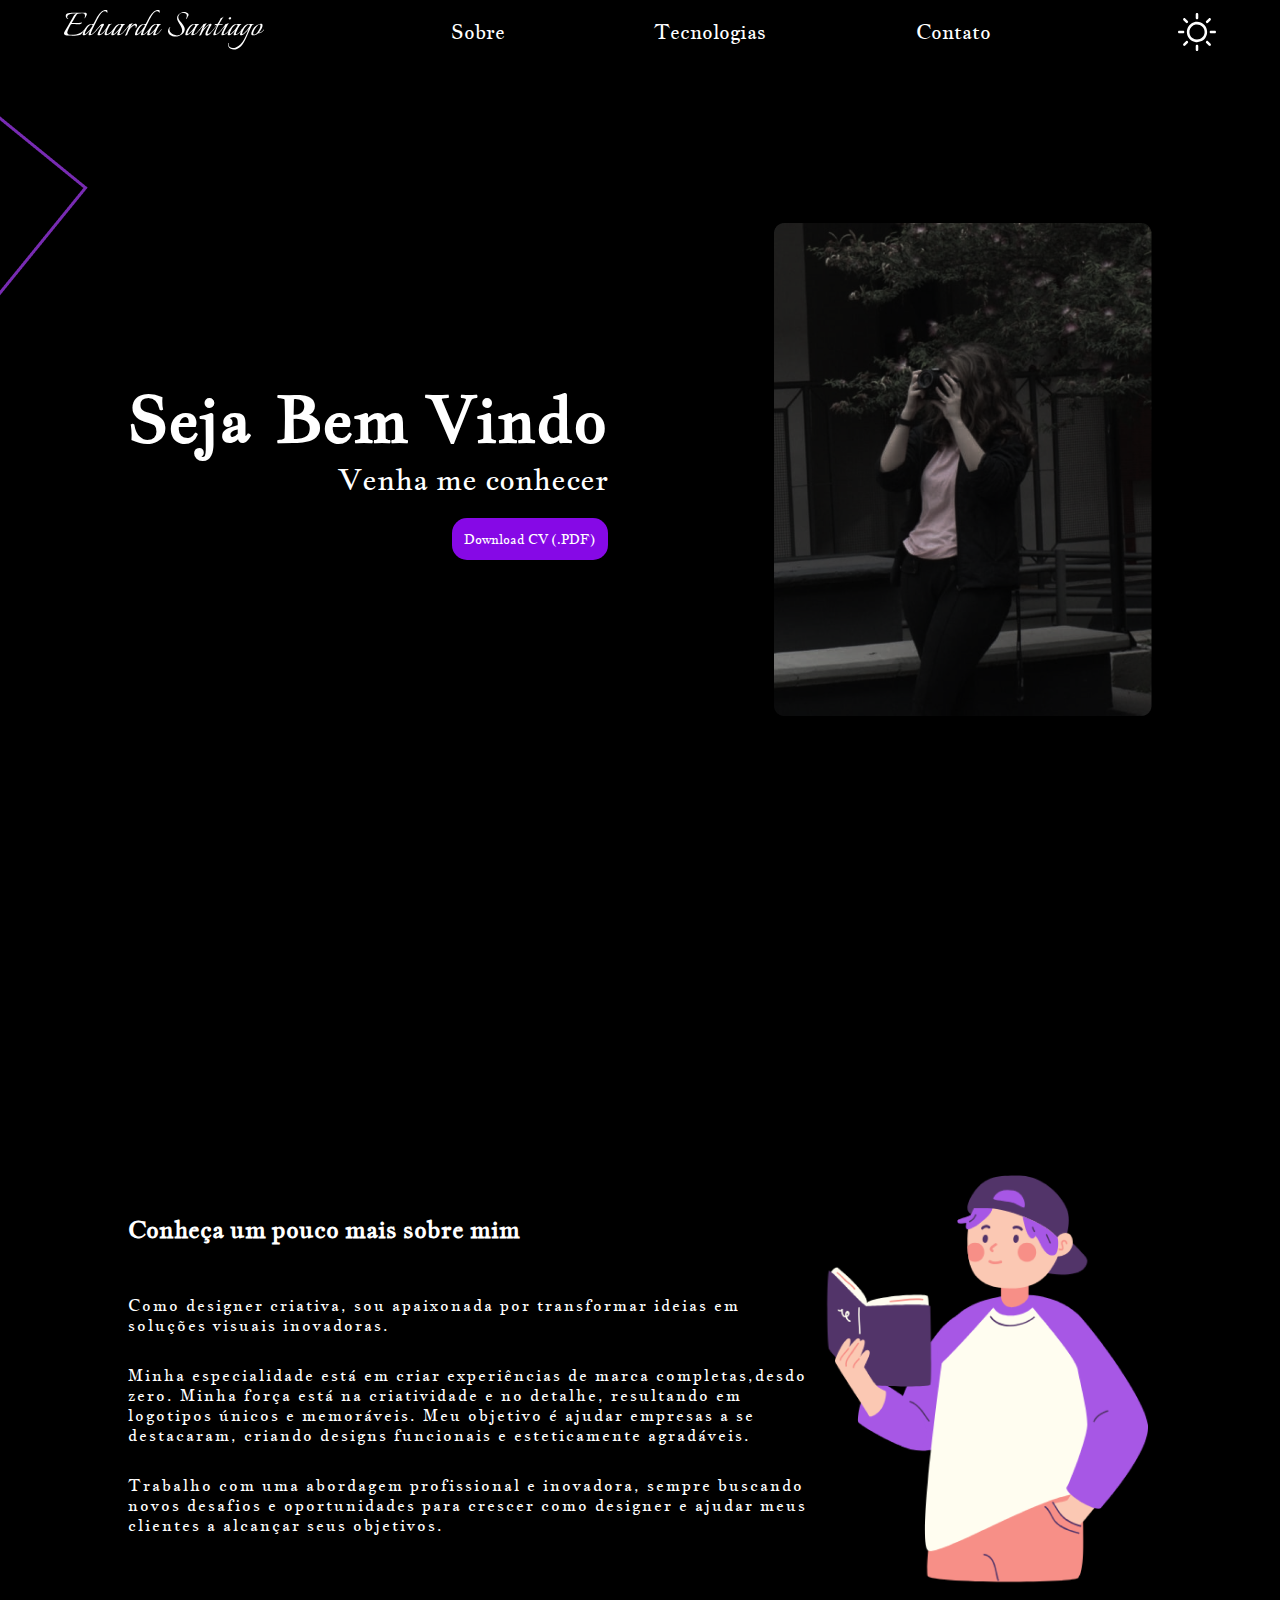
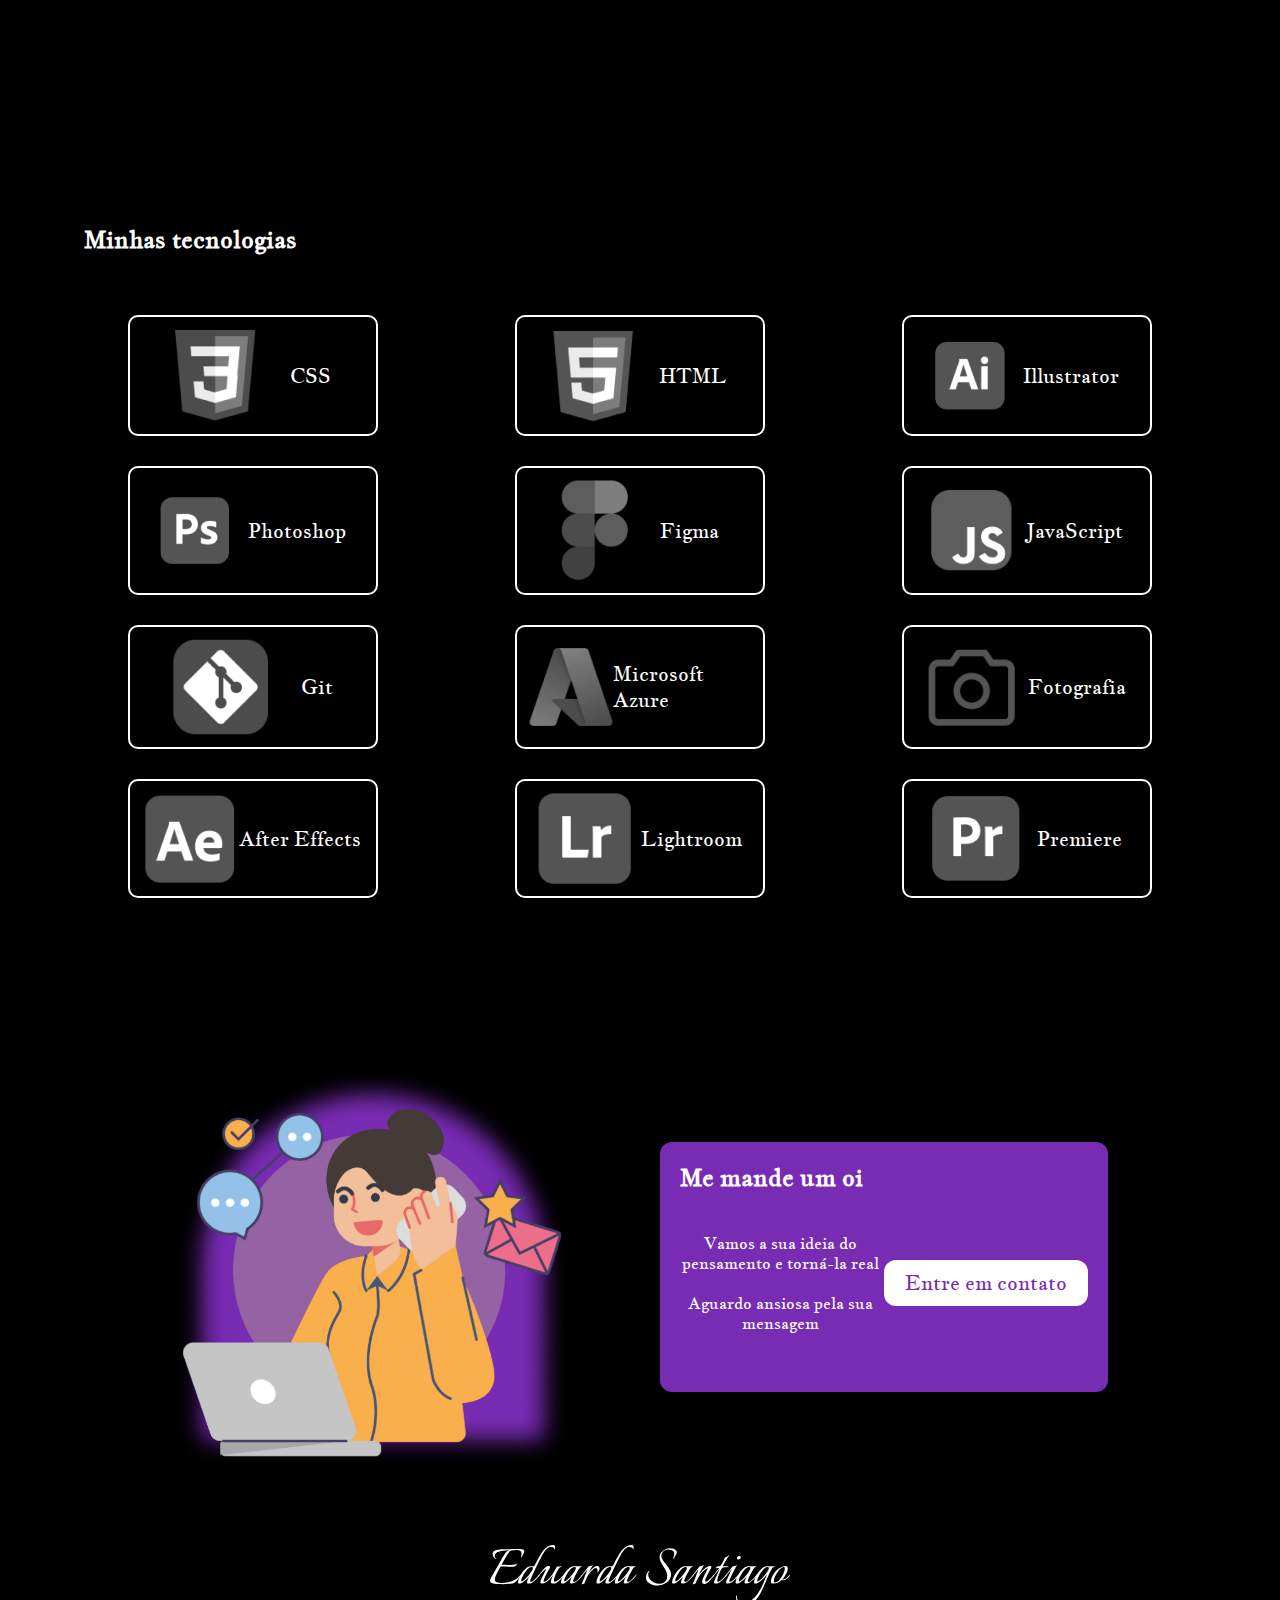
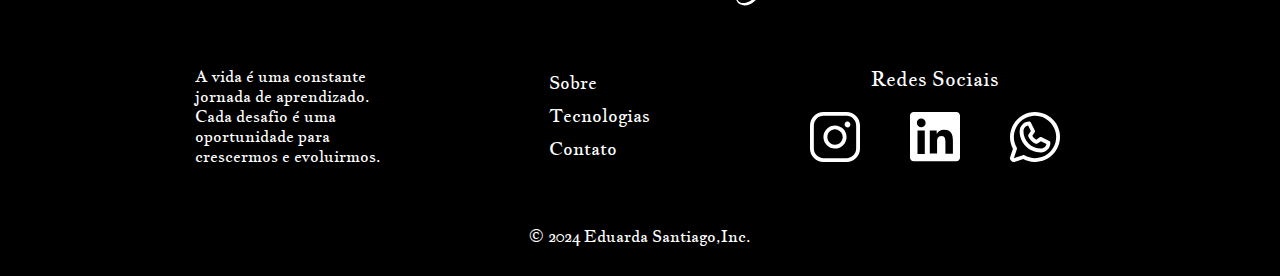
<file: home/index.html>
<!DOCTYPE html>
<html lang="pt-br">

<head>
    <meta charset="UTF-8">
    <meta name="viewport" content="width=device-width, initial-scale=1.0">
    <link rel="stylesheet" href="style.css">
    <link rel="stylesheet" href="../assets/style/global.css">

    <title>Portfolio</title>

</head>

<body>

    <header>
        <a href=""><img class="logo" src="../assets/image/Logo.svg" alt="Logo escrito Eduarda Santiago"></a>

        <nav class="texto">
            <a href="#sobre">Sobre</a>
            <a href="#tecnologias">Tecnologias</a>
            <a href="#contato">Contato</a>
        </nav>

        <img class="menu" src="../assets/image/Menu.svg" alt="icone botão de hamburguer">

        <img class="modo_claro" src="../assets/image/Sol.svg" alt="icone igual ao sol">

    </header>

    <section id="banner">
        <div class="grid_banner">
            <div class="textos">
                <div class="subtitulo">
                    <div class="titulo">
                        <h2>Seja</h2>
                        <h2>Bem Vindo</h2>
                    </div>
                    <h3>Venha me conhecer</h3>
                    <button>Download CV (.PDF)</button>
                </div>
            </div>

            <img class="imagem_eduarda" src="../assets/image/Imagem banner.png" alt="">
        </div>
    </section>

    <section id="sobre">
        <div class="grid_sobre">

            <div class="textos_sobre">
                <h2>Conheça um pouco mais sobre mim</h2>
                <p>Como designer criativa, sou apaixonada por transformar ideias em soluções visuais inovadoras.</p>
                <p>Minha especialidade está em criar experiências de marca completas,desdo zero. Minha força está na
                    criatividade e no detalhe, resultando em logotipos únicos e memoráveis. Meu objetivo é ajudar
                    empresas a
                    se destacaram, criando designs funcionais e esteticamente agradáveis.</p>
                <span>Trabalho com uma abordagem profissional e inovadora, sempre buscando
                    novos desafios e oportunidades para crescer como designer e ajudar meus
                    clientes a alcançar seus objetivos.</span>
            </div>

            <img src="../assets/image/Imagem sobre.png" alt="">

        </div>
    </section>

    <section id="tecnologias">

        <h2>Minhas tecnologias</h2>
        <div class="grid_tecnologias">



            <div class="tech">

                <div class="tecnologias">
                    <img class="icon_tech" src="../assets/image/CSS.png" alt="">
                    <p class="texto_tech">CSS</p>
                </div>

                <div class="tecnologias">
                    <img class="icon_tech" src="../assets/image/HTML.png" alt="">
                    <p class="texto_tech">HTML</p>
                </div>

                <div class="tecnologias">
                    <img class="icon_tech" src="../assets/image/Illustrator.png" alt="">
                    <p class="texto_tech">Illustrator</p>
                </div>

                <div class="tecnologias">
                    <img class="icon_tech" src="../assets/image/Photoshop.png" alt="">
                    <p class="texto_tech">Photoshop</p>
                </div>
                <div class="tecnologias">
                    <img class="icon_tech" src="../assets/image/FIgma.png" alt="">
                    <p class="texto_tech">Figma</p>
                </div>

                <div class="tecnologias">
                    <img class="icon_tech" src="../assets/image/JAva script.png" alt="">
                    <p class="texto_tech">JavaScript</p>
                </div>

                <div class="tecnologias">
                    <img class="icon_tech" src="../assets/image/Git 1.png" alt="">
                    <p class="texto_tech">Git</p>
                </div>

                <div class="tecnologias">
                    <img class="icon_tech" src="../assets/image/Microsoft.png" alt="">
                    <p class="texto_tech">Microsoft Azure</p>
                </div>
                <div class="tecnologias">
                    <img class="icon_tech" src="../assets/image/fotografia.png" alt="">
                    <p class="texto_tech">Fotografia</p>
                </div>

                <div class="tecnologias">
                    <img class="icon_tech" src="../assets/image/After.png" alt="">
                    <p class="texto_tech">After Effects</p>
                </div>

                <div class="tecnologias">
                    <img class="icon_tech" src="../assets/image/Lightroom.png" alt="">
                    <p class="texto_tech">Lightroom</p>
                </div>

                <div class="tecnologias">
                    <img class="icon_tech" src="../assets/image/Premiere.png" alt="">
                    <p class="texto_tech">Premiere</p>
                </div>
            </div>
        </div>

    </section>

    <section id="contato">
        <div class="grid_contato">
            <img src="../assets/image/contatenos.png" alt="">

            <div class="contate-nos">
                <h2>Me mande um oi</h2>
                <div class="linha_contato">
                    <div class="coluna_contato">
                        <p>Vamos a sua ideia do pensamento e torná-la real</p>
                        <br>
                        <p>Aguardo ansiosa pela sua mensagem</p>
                    </div>
                    <button>Entre em contato</button>
                </div>
            </div>
        </div>
    </section>

    <footer>
        <img class="logo_footer" src="../assets/image/Logo.svg" alt="">
        <div class="grid_footer">
            <p class="agradecimento">A vida é uma constante jornada de aprendizado. <br> Cada desafio é uma oportunidade para crescermos e
                evoluirmos.</p>

            <div class="navegacao_footer">
                <a href="#sobre">Sobre</a>
                <a href="#tecnologias">Tecnologias</a>
                <a href="#contato">Contato</a>
            </div>

            <div class="icones_footer">
                <p>Redes Sociais</p>
                <div class="row_icon">
                    <a href="https://www.instagram.com/eduardavictoriasantiago/profilecard/?igsh=bWJzdGp4N2RoNmU=" target="_blank" type="external"><img src="../assets/image/Icon Insta.svg" class="icon_insta"></a>
                    <a href="https://www.linkedin.com/in/eduarda-santiago-2888832bb?utm_source=share&utm_campaign=share_via&utm_content=profile&utm_medium=android_app" target="_blank" type="external"><img src="../assets/image/Icon Linkedin.svg" class="icon_linke"></a>
                    <a href="https://wa.me/5511999484497" target="_blank" type="external"><img src="../assets/image/Icon Zap.svg" class="icon_zap"></a>
                </div>
            </div>
        </div>
        <p>© 2024 Eduarda Santiago,Inc.</p>
    </footer>
</body>

</html>
</file>
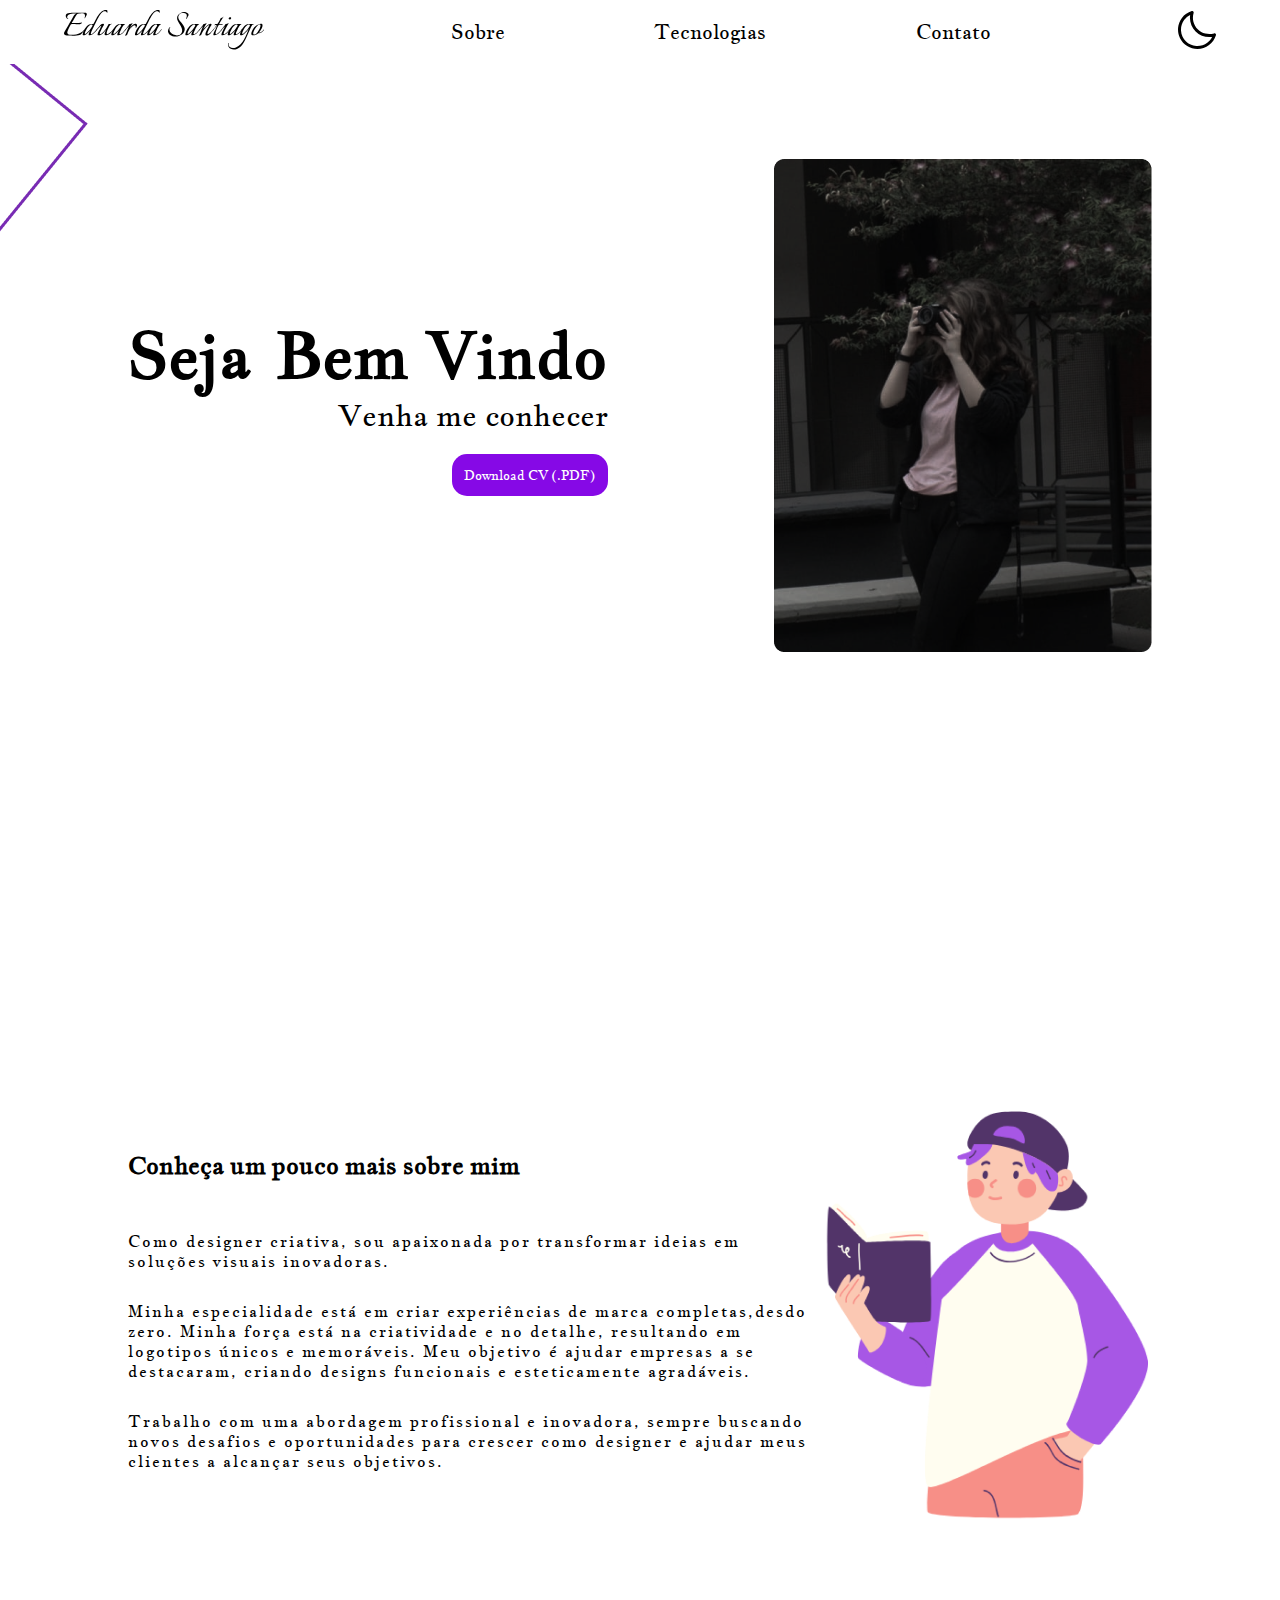
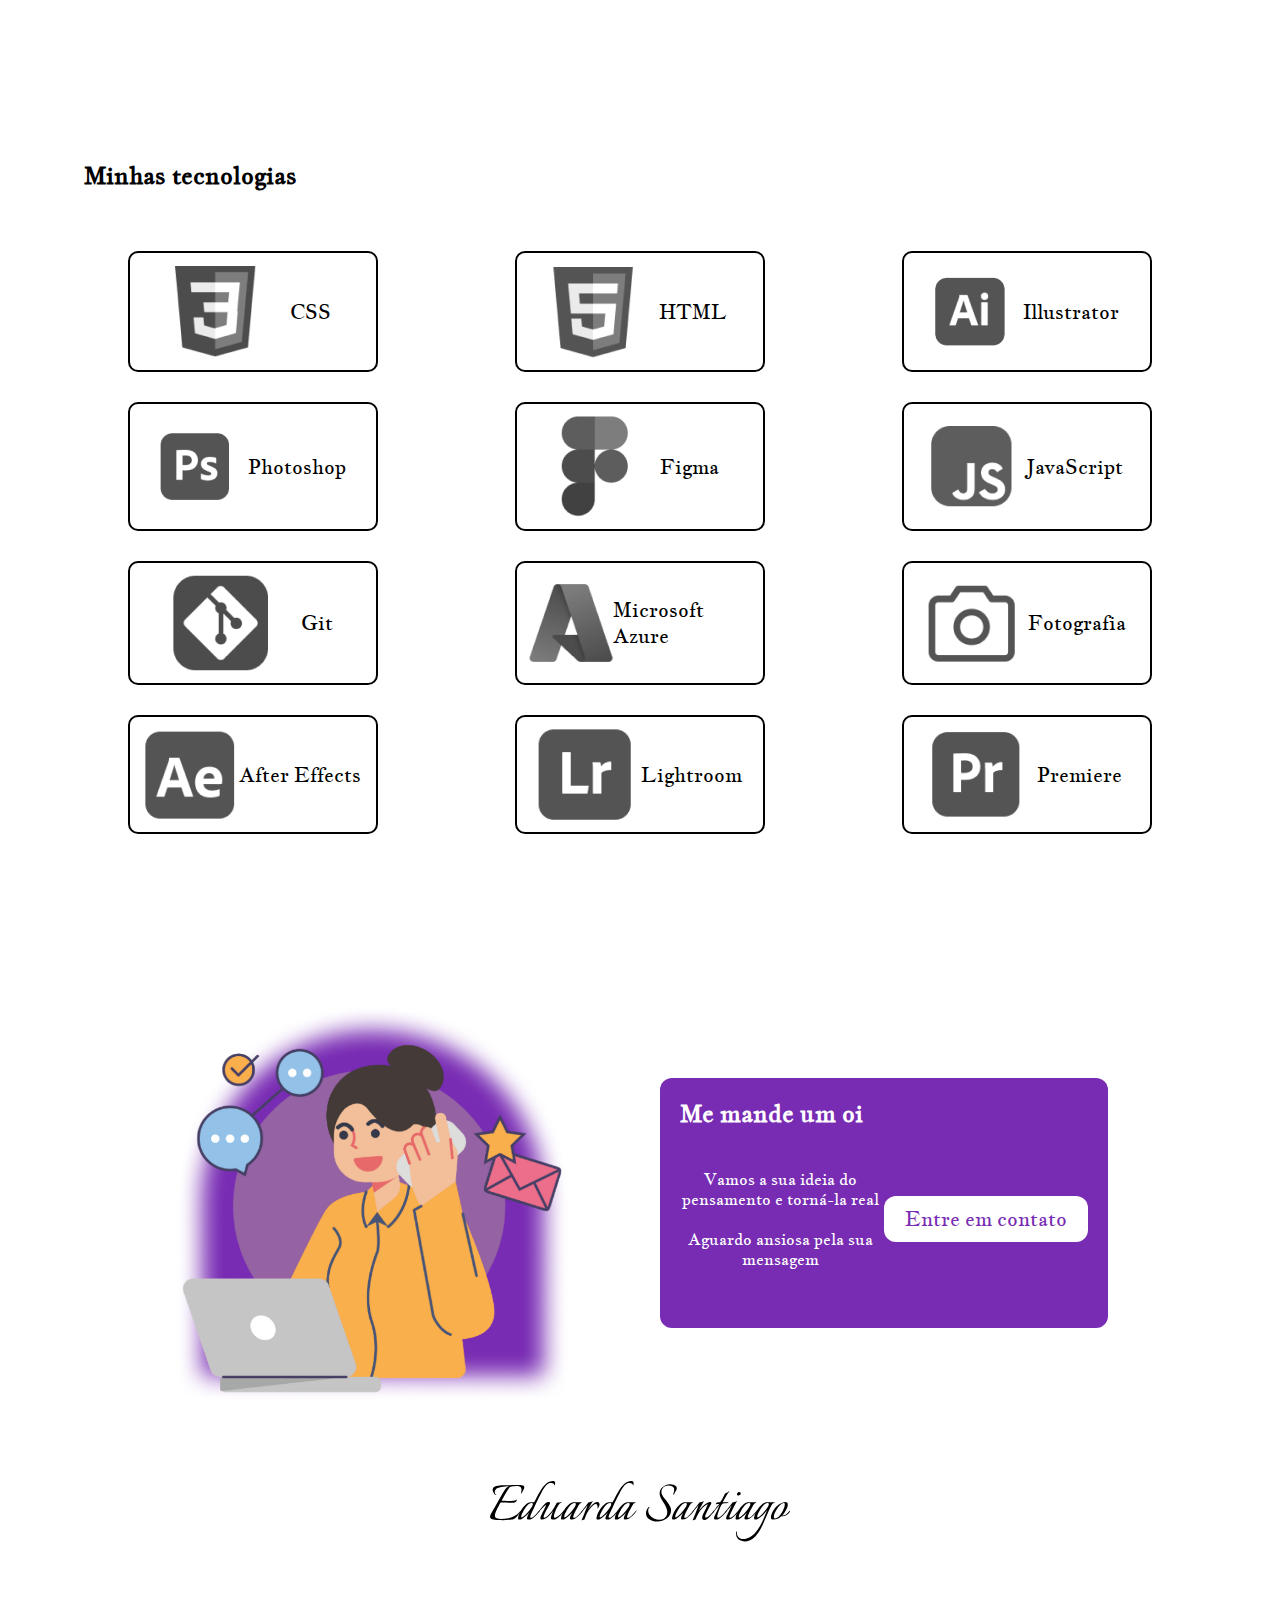
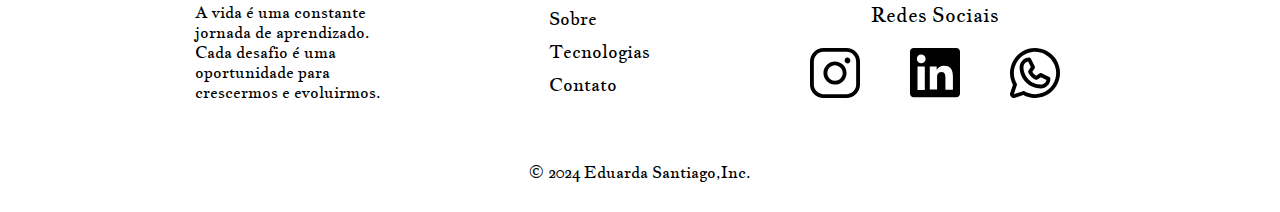
<file: modo.claro/claro.html>
<!DOCTYPE html>
<html lang="pt-br">

<head>
    <meta charset="UTF-8">
    <meta name="viewport" content="width=device-width, initial-scale=1.0">
    <link rel="stylesheet" href="claro.css">
    <link rel="stylesheet" href="../modo.claro/claro_global.css">

    <title>Portfolio</title>

</head>

<body>

    <header>
        <a href=""><img class="logo" src="../assets/image/Eduarda escuro.svg" alt="Logo escrito Eduarda Santiago"></a>

        <nav class="texto">
            <a href="#sobre">Sobre</a>
            <a href="#tecnologias">Tecnologias</a>
            <a href="#contato">Contato</a>
        </nav>

        <img class="menu" src="../assets/image/menu negativo.png" alt="icone botão de hamburguer">

        <!-- <img class="modo_claro" src="../assets/image/Sol.svg" alt="icone igual ao sol"> -->

        <button id="modo_claro" class="modo_claro">
            <a href="../home/index.html">
                
                <svg width="38" height="38" viewBox="0 0 38 38" fill="none" xmlns="http://www.w3.org/2000/svg">
                    <path d="M37.5661 22.7626C37.3749 22.571 37.1352 22.4351 36.8726 22.3694C36.61 22.3037 36.3345 22.3108 36.0756 22.3899C33.2337 23.2493 30.2119 23.3213 27.3322 22.5984C24.4526 21.8755 21.823 20.3847 19.7236 18.2849C17.6242 16.1851 16.1337 13.5549 15.411 10.6747C14.6882 7.7944 14.7602 4.77198 15.6194 1.92944C15.6991 1.67043 15.7068 1.39458 15.6415 1.13155C15.5762 0.868517 15.4404 0.628266 15.2488 0.43663C15.0573 0.244993 14.8171 0.109224 14.5541 0.0439221C14.2911 -0.0213795 14.0153 -0.0137424 13.7563 0.0660119C9.82723 1.26987 6.37781 3.68255 3.89896 6.96071C1.73114 9.83945 0.408827 13.2658 0.0805769 16.8547C-0.247673 20.4437 0.431146 24.0531 2.04077 27.2775C3.6504 30.5019 6.12705 33.2134 9.1925 35.1076C12.2579 37.0017 15.7907 38.0033 19.3939 37.9999C23.5976 38.0127 27.6894 36.6459 31.0417 34.1091C34.3192 31.6297 36.7314 28.1796 37.935 24.2496C38.0138 23.9916 38.0211 23.717 37.9561 23.4551C37.8912 23.1932 37.7564 22.9539 37.5661 22.7626ZM29.2494 31.7276C26.0926 34.1058 22.1831 35.2634 18.2406 34.9873C14.2981 34.7112 10.5881 33.02 7.79336 30.2249C4.99867 27.4299 3.30747 23.7192 3.0311 19.7759C2.75472 15.8326 3.91177 11.9222 6.28925 8.76452C7.83819 6.71858 9.84071 5.0601 12.1392 3.91959C12.0083 4.83868 11.9423 5.76587 11.9417 6.69424C11.9472 11.8324 13.9903 16.7585 17.6227 20.3918C21.2552 24.025 26.1803 26.0685 31.3174 26.0739C32.2475 26.0737 33.1763 26.0076 34.0971 25.8764C32.9558 28.1758 31.2963 30.1788 29.2494 31.7276Z" fill="black"/>
                    </svg>
            </a>

            
        </button>
    </header>

    <section id="banner">
        <div class="grid_banner">
            <div class="textos">
                <div class="subtitulo">
                    <div class="titulo">
                        <h2>Seja</h2>
                        <h2>Bem Vindo</h2>
                    </div>
                    <h3>Venha me conhecer</h3>
                    <button>Download CV (.PDF)</button>
                </div>
            </div>

            <img class="imagem_eduarda" src="../assets/image/Imagem banner.png" alt="">
        </div>
    </section>

    <section id="sobre">
        <div class="grid_sobre">

            <div class="textos_sobre">
                <h2>Conheça um pouco mais sobre mim</h2>
                <p>Como designer criativa, sou apaixonada por transformar ideias em soluções visuais inovadoras.</p>
                <p>Minha especialidade está em criar experiências de marca completas,desdo zero. Minha força está na
                    criatividade e no detalhe, resultando em logotipos únicos e memoráveis. Meu objetivo é ajudar
                    empresas a
                    se destacaram, criando designs funcionais e esteticamente agradáveis.</p>
                <span>Trabalho com uma abordagem profissional e inovadora, sempre buscando
                    novos desafios e oportunidades para crescer como designer e ajudar meus
                    clientes a alcançar seus objetivos.</span>
            </div>

            <img src="../assets/image/Imagem sobre.png" alt="">

        </div>
    </section>

    <section id="tecnologias">

        <h2>Minhas tecnologias</h2>
        <div class="grid_tecnologias">



            <div class="tech">

                <div class="tecnologias">
                    <img class="icon_tech" src="../assets/image/CSS.png" alt="">
                    <p class="texto_tech">CSS</p>
                </div>

                <div class="tecnologias">
                    <img class="icon_tech" src="../assets/image/HTML.png" alt="">
                    <p class="texto_tech">HTML</p>
                </div>

                <div class="tecnologias">
                    <img class="icon_tech" src="../assets/image/Illustrator.png" alt="">
                    <p class="texto_tech">Illustrator</p>
                </div>

                <div class="tecnologias">
                    <img class="icon_tech" src="../assets/image/Photoshop.png" alt="">
                    <p class="texto_tech">Photoshop</p>
                </div>
                <div class="tecnologias">
                    <img class="icon_tech" src="../assets/image/FIgma.png" alt="">
                    <p class="texto_tech">Figma</p>
                </div>

                <div class="tecnologias">
                    <img class="icon_tech" src="../assets/image/JAva script.png" alt="">
                    <p class="texto_tech">JavaScript</p>
                </div>

                <div class="tecnologias">
                    <img class="icon_tech" src="../assets/image/Git 1.png" alt="">
                    <p class="texto_tech">Git</p>
                </div>

                <div class="tecnologias">
                    <img class="icon_tech" src="../assets/image/Microsoft.png" alt="">
                    <p class="texto_tech">Microsoft Azure</p>
                </div>
                <div class="tecnologias">
                    <img class="icon_tech" src="../assets/image/fotografia.png" alt="">
                    <p class="texto_tech">Fotografia</p>
                </div>

                <div class="tecnologias">
                    <img class="icon_tech" src="../assets/image/After.png" alt="">
                    <p class="texto_tech">After Effects</p>
                </div>

                <div class="tecnologias">
                    <img class="icon_tech" src="../assets/image/Lightroom.png" alt="">
                    <p class="texto_tech">Lightroom</p>
                </div>

                <div class="tecnologias">
                    <img class="icon_tech" src="../assets/image/Premiere.png" alt="">
                    <p class="texto_tech">Premiere</p>
                </div>
            </div>
        </div>

    </section>

    <section id="contato">
        <div class="grid_contato">
            <img src="../assets/image/contatenos.png" alt="">

            <div class="contate-nos">
                <h2>Me mande um oi</h2>
                <div class="linha_contato">
                    <div class="coluna_contato">
                        <p>Vamos a sua ideia do pensamento e torná-la real</p>
                        <br>
                        <p>Aguardo ansiosa pela sua mensagem</p>
                    </div>
                    <button>Entre em contato</button>
                </div>
            </div>
        </div>
    </section>

    <footer>
        <img class="logo_footer" src="../assets/image/Eduarda escuro.svg" alt="">
        <div class="grid_footer">
            <p class="agradecimento">A vida é uma constante jornada de aprendizado. <br> Cada desafio é uma oportunidade
                para crescermos e
                evoluirmos.</p>

            <div class="navegacao_footer">
                <a href="#sobre">Sobre</a>
                <a href="#tecnologias">Tecnologias</a>
                <a href="#contato">Contato</a>
            </div>

            <div class="icones_footer">
                <p>Redes Sociais</p>
                <div class="row_icon">
                    <a href="https://www.instagram.com/eduardavictoriasantiago/profilecard/?igsh=bWJzdGp4N2RoNmU="
                        target="_blank" type="external"><img src="../assets/image/insta negativo.svg"
                            class="icon_insta"></a>
                    <a href="https://www.linkedin.com/in/eduarda-santiago-2888832bb?utm_source=share&utm_campaign=share_via&utm_content=profile&utm_medium=android_app"
                        target="_blank" type="external"><img src="../assets/image/linke negativo.svg"
                            class="icon_linke"></a>
                    <a href="https://wa.me/5511999484497" target="_blank" type="external"><img
                            src="../assets/image/zap negativo.svg" class="icon_zap"></a>
                </div>
            </div>
        </div>
        <p>© 2024 Eduarda Santiago,Inc.</p>
    </footer>
</body>

</html>
</file>
<file: home/style.css>
header {
    width: 100%;
    height: 64px;
    padding: 2% 5%;

    background-color: var(--preto);
    display: flex;
    justify-content: space-between;
    align-items: center;
}

.logo {
    width: 200px;
}

.texto {
    width: 690px;
    /* height: ; */
    font-size: 20px;
    display: flex;
    justify-content: space-around;
    flex-direction: row;
}

.texto a {
    transition: 0.2s ease;
    color: var(--branco);
}

.texto a:hover {
    color: var(--roxo_claro);
}

.icones_header {
    display: flex;
    gap: 30px;
}

.menu {
    display: none;
}

/* HEADER FINALIZADO */

/* COMEÇANDO BANNER */


#banner {
    width: 100%;
    height: 90vh;
    display: flex;
    justify-content: space-around;
    align-items: center;

    background-image: url(../assets/image/triangulos\ 1.png);
   
    background-repeat: no-repeat;
}

#banner h2 {
    font-size: 64px;
    font-weight: bolder;
}

#banner h3 {
    font-size: 30px;
    font-weight: lighter;
}

#banner button {
    margin-top: 20px;
    padding: 12px;

    border: none;
    border-radius: 15px;
    color: var(--branco);
    background-color: #8609E6;
}

#banner button:hover {
    cursor: pointer;
    scale: 1.1;
}

.titulo {
    display: flex;
    flex-direction: row;
    gap: 25px;
}

.subtitulo {
    display: flex;
    flex-direction: column;
    align-items: end;
}

/* BANNER FINALIZADO */

/* COMENCANDO SOBRE */

#sobre {
    height: 100vh;

    display: flex;
    align-items: center;
    justify-content: center;
    margin-top: 50px;
}

.textos_sobre h2 {
    margin-bottom: 50px;
}

.textos_sobre p,
span {
    width: 100%;
    margin-bottom: 30px;
    letter-spacing: 2px;
}

/* SOBRE FINALIZADO */

#tecnologias {
    /* height: 100vh; */

    display: flex;
    flex-direction: column;
    align-items: center;
    /* justify-content: center; */

}

#tecnologias h2 {
    margin-bottom: 60px;
    margin-right: 900px;
    
}


.tecnologias {
    background-color: transparent;

    width: 250px;
    min-width: 200px;

    border: 2px solid var(--branco);
    border-radius: 10px;
    padding: 12px;

    display: flex;
    flex-direction: row;
    align-items: center;
    justify-content: space-evenly;
}
.icon_tech{
     /* width: 90px;
     height: 95px; */
}
.texto_tech {
    font-size: 20px;
}

.tech {
    display: flex;
    flex-direction: row;
    flex-wrap: wrap;
    gap: 30px;
    justify-content: space-between;
}

#contato{
    width: 100%;
    background-color: transparent;
    display: flex;
    align-items: center;
    justify-content: space-around;

    margin-top: 50px;
}

#contato img{
    width: 400px;
}

.contate-nos{
    background-color: var(--roxo_principal);
    /* width: 500px; */
    width: 35vw;
    height: 250px;

    border-radius: 12px;

    padding: 20px;
}

.linha_contato{
    display: flex;
    flex-direction: row;
    align-items: center;
    justify-content: space-between;
    
    margin-top: 40px;
}

.coluna_contato{
    display: flex;
    flex-direction: column;
    justify-content: left;
}

.coluna_contato > h2{
    margin: 20px 0px;
}

.coluna_contato > p{
    width: 200px;
    text-align: center;
}

.linha_contato > button{
    height: auto;
    width: 50%;

    color: var(--roxo_principal);
    background-color: var(--branco);
    border-radius: 12px;
    outline: none;
    border: none;
    padding: 10px;

    font-size: 20px;

    transition: 0.2s ease;
}

.linha_contato > button:hover{
    cursor: pointer;

    background-color: var(--roxo_morto);
    color: var(--branco);
}

footer{
    /* background-color: red; */
    height: 40vh;
    margin-top: 50px;

    display: flex;
    flex-direction: column;
    align-items: center;
    justify-content: space-around;
}

.navegacao_footer{
    display: flex;
    flex-direction: column;
    gap: 10px;
}

.navegacao_footer > a{
    font-size: 18px;
    color: var(--branco);
}

.icones_footer{
    display: flex;
    flex-direction: column;
    align-items: center;
    justify-content: space-around;

    fill: var(--roxo_principal);
}

.icones_footer > p{
    margin-bottom: 20px;

    font-size: 20px;
}

.row_icon{
    width: 300px;

    display: flex;
    flex-direction: row;
    justify-content: space-around;
}

.agradecimento{
    width: 220px;
}

.logo_footer{
    width: 300px;
}


@media screen and (max-width: 1145px){
    .grid_contato{
        display: flex;
        flex-wrap: wrap;
    }

    .contate-nos{
        margin-top: 50px;
    }
}

@media screen and (max-width: 1085px) {
    .grid_banner {
        margin-top: 240px;
        display: flex;
        flex-direction: column-reverse;
        gap: 50px
    }

    .grid_sobre {
        height: 810px;
        display: flex;
        flex-direction: column;
    }

    #sobre img {
        width: 250px;
        margin-top: 30px;
    }

    .textos_sobre {
        /* width: 100%; */
        margin-top: 311px;
        /* height: 500px; */
    }
}

@media screen and (max-width: 768px) {

    .texto,
    .modo_claro {
        display: none;
    }

    .menu {
        display: flex;
    }

    #sobre img {
        width: 200px;
        margin-top: 30px;
    }

    .textos_sobre {
        /* width: 100%; */
        margin-top: 630px;
        /* height: 500px; */
    }

    .tecnologias {
        width: 270px;
    }

    #tecnologias {
        margin-top: 680px;
        gap: 60px;
    }

    .tech {
        display: flex;
        justify-content: space-between;
        flex-wrap: wrap;
        gap: 40px;
    }

    .grid_footer {
        display: flex;
        flex-direction: column !important;
        gap: 50px;
        margin: 50px 0px;
    }
}

@media screen and (max-width: 425px) {

    .grid_banner {
        width: 50%;
        display: flex;
        align-items: center;
        justify-content: center;
    }

    .grid_banner>.imagem_eduarda {
        width: 230px;
    }

    #banner {
        margin-top: -60px;
    }

    .subtitulo {
        display: flex;
        flex-direction: column;
        align-items: start;
    }

    #banner h3 {
        font-size: 20px;
    }

    .titulo {
        gap: 15px;
    }

    #banner h2 {
        font-size: 30px;
        font-weight: 100;
    }

    .grid_sobre {
        margin-top: 50px;
    }

    #sobre img {
        width: 148px;
        margin-top: 0px;
    }

    .textos_sobre {
        /* width: 100%; */
        margin-top: 500px;
        /* height: 500px; */
        display: flex;
        align-items: center;
        flex-direction: column;
    }

    .textos_sobre p,
    span {
        width: 80%;
    }

    .textos_sobre>h2 {
        font-size: 20px;
        font-weight: 500;
        display: flex;
        align-items: center;
        flex-direction: column;
    }
}
</file>
<file: assets/style/global.css>
@import url('https://fonts.googleapis.com/css2?family=Abel&family=Jacques+Francois&display=swap');

* {
    padding: 0;
    /*Padding é para por espaçamento interno em um elemento*/

    margin: 0;
    /*Margin é para por espaçamento externo em um elemento*/


    box-sizing: border-box;
    font-family: "Jacques Francois", sans-serif;

    list-style: none;
    text-decoration: none;
}



:root {
    --preto: #000000;
    --branco: #ffffff;
    --roxo_principal: #782BB3;
    --roxo_testado: #8609E6;
    --roxo_claro: #A757E5;
    --roxo_meio: #693193;
    --roxo_morto: #523469;
    --roxo_escuro: #200F2D;
}

html{
    scroll-behavior: smooth;
}

body {
    background-color: var(--preto);
    color: var(--branco);
}


.grid_banner {
    width: 80%;
    background-color: transparent;

    display: flex;
    justify-content: space-between;
    align-items: center;
}

.grid_sobre {
    width: 80%;
    background-color: transparent;

    display: flex;
    justify-content: center;
    align-items: center;
}

.grid_tecnologias {
    width: 80%;
    background-color: transparent;

    display: flex;
    justify-content: center;
    align-items: center;
}

.grid_contato{
    width: 80%;
    background-color: transparent;
    margin-top: 120px;
    display: flex;
    justify-content: space-around;
    align-items: center;
}

.grid_footer{
    width: 80%;
    background-color: transparent;

    display: flex;
    flex-direction: row;
    justify-content: space-around;
    align-items: center;
}


@media screen and (max-width: 425px) {

    .grid_banner {
        width: 70%;
    }

    .grid_sobre {
        width: 70%;
        margin-top: 270px;
   
    }

    .grid_tecnologias {
        width: 70%;}

}
</file>
<file: modo.claro/claro.css>
/* header {
    width: 100%;
    height: 64px;
    padding: 2% 5%;

    background-color: var(--branco);
    display: flex;
    justify-content: space-between;
    align-items: center;
}

.logo {
    width: 200px;
}

.texto {
    width: 690px; */
    /* height: ; */
    /* font-size: 20px;
    display: flex;
    justify-content: space-around;
    flex-direction: row;
}

.texto a {
    transition: 0.2s ease;
    color: var(--preto);
}

.texto a:hover {
    color: var(--roxo_escuro);
}

.icones_header {
    display: flex;
    gap: 30px;
}

.modo_claro{
    background: none;
    color: black;
    border: none;

}

.modo_claro:hover{
    cursor: pointer;
    scale: 1.1;
    
}
.menu {
    display: none;
} */

/* HEADER FINALIZADO */

/* COMEÇANDO BANNER */


#banner {
    width: 100%;
    height: 90vh;
    display: flex;
    justify-content: space-around;
    align-items: center;

    background-image: url(../assets/image/triangulos\ 1.png);
   
    background-repeat: no-repeat;
}

#banner h2 {
    font-size: 64px;
    font-weight: bolder;
}

#banner h3 {
    font-size: 30px;
    font-weight: lighter;
}

#banner button {
    margin-top: 20px;
    padding: 12px;

    border: none;
    border-radius: 15px;
    color: var(--branco);
    background-color: #8609E6;
}

#banner button:hover {
    cursor: pointer;
    scale: 1.1;
}

.titulo {
    display: flex;
    flex-direction: row;
    gap: 25px;
}

.subtitulo {
    display: flex;
    flex-direction: column;
    align-items: end;
}

/* BANNER FINALIZADO */

/* COMENCANDO SOBRE */

#sobre {
    height: 100vh;

    display: flex;
    align-items: center;
    justify-content: center;
    margin-top: 50px;
}

.textos_sobre h2 {
    margin-bottom: 50px;
}

.textos_sobre p,
span {
    width: 100%;
    margin-bottom: 30px;
    letter-spacing: 2px;
}

/* SOBRE FINALIZADO */

#tecnologias {
    /* height: 100vh; */

    display: flex;
    flex-direction: column;
    align-items: center;
    /* justify-content: center; */

}

#tecnologias h2 {
    margin-bottom: 60px;
    margin-right: 900px;
    
}


.tecnologias {
    background-color: transparent;

    width: 250px;
    min-width: 200px;

    border: 2px solid var(--preto);
    border-radius: 10px;
    padding: 12px;

    display: flex;
    flex-direction: row;
    align-items: center;
    justify-content: space-evenly;
    color: black;
}
.icon_tech{
     /* width: 90px;
     height: 95px; */
}
.texto_tech {
    font-size: 20px;
}

.tech {
    display: flex;
    flex-direction: row;
    flex-wrap: wrap;
    gap: 30px;
    justify-content: space-between;
}

#contato{
    width: 100%;
    background-color: transparent;
    display: flex;
    align-items: center;
    justify-content: space-around;

    margin-top: 50px;
}

#contato img{
    width: 400px;
}

.contate-nos{
    background-color: var(--roxo_principal);
    /* width: 500px; */
    color: white;
    width: 35vw;
    height: 250px;

    border-radius: 12px;

    padding: 20px;
}

.linha_contato{
    display: flex;
    flex-direction: row;
    align-items: center;
    justify-content: space-between;
    
    margin-top: 40px;
}

.coluna_contato{
    display: flex;
    flex-direction: column;
    justify-content: left;
}

.coluna_contato > h2{
    margin: 20px 0px;
}

.coluna_contato > p{
    width: 200px;
    text-align: center;
}

.linha_contato > button{
    height: auto;
    width: 50%;

    color: var(--roxo_principal);
    background-color: var(--branco);
    border-radius: 12px;
    outline: none;
    border: none;
    padding: 10px;

    font-size: 20px;

    transition: 0.2s ease;
}

.linha_contato > button:hover{
    cursor: pointer;

    background-color: var(--roxo_morto);
    color: var(--branco);
}

footer{
    /* background-color: red; */
    height: 40vh;
    margin-top: 50px;

    display: flex;
    flex-direction: column;
    align-items: center;
    justify-content: space-around;
}

.navegacao_footer{
    display: flex;
    flex-direction: column;
    gap: 10px;
}

.navegacao_footer > a{
    font-size: 18px;
    color: var(--preto);
}

.icones_footer{
    display: flex;
    flex-direction: column;
    align-items: center;
    justify-content: space-around;

    fill: var(--roxo_principal);
}

.icones_footer > p{
    margin-bottom: 20px;

    font-size: 20px;
}

.row_icon{
    width: 300px;

    display: flex;
    flex-direction: row;
    justify-content: space-around;
}

.agradecimento{
    width: 220px;
}

.logo_footer{
    width: 300px;
}


@media screen and (max-width: 1145px){
    .grid_contato{
        display: flex;
        flex-wrap: wrap;
    }

    .contate-nos{
        margin-top: 50px;
    }
}

@media screen and (max-width: 1085px) {
    .grid_banner {
        margin-top: 240px;
        display: flex;
        flex-direction: column-reverse;
        gap: 50px
    }

    .grid_sobre {
        height: 810px;
        display: flex;
        flex-direction: column;
    }

    #sobre img {
        width: 250px;
        margin-top: 30px;
    }

    .textos_sobre {
        /* width: 100%; */
        margin-top: 311px;
        /* height: 500px; */
    }
}

@media screen and (max-width: 768px) {

    .texto,
    .modo_claro {
        display: none;
    }

    .menu {
        display: flex;
    }

    #sobre img {
        width: 200px;
        margin-top: 30px;
    }

    .textos_sobre {
        /* width: 100%; */
        margin-top: 630px;
        /* height: 500px; */
    }

    .tecnologias {
        width: 270px;
    }

    #tecnologias {
        margin-top: 680px;
        gap: 60px;
    }

    .tech {
        display: flex;
        justify-content: space-between;
        flex-wrap: wrap;
        gap: 40px;
    }

    .grid_footer {
        display: flex;
        flex-direction: column !important;
        gap: 50px;
        margin: 50px 0px;
    }
}

@media screen and (max-width: 425px) {

    .grid_banner {
        width: 50%;
        display: flex;
        align-items: center;
        justify-content: center;
    }

    .grid_banner>.imagem_eduarda {
        width: 230px;
    }

    #banner {
        margin-top: -60px;
    }

    .subtitulo {
        display: flex;
        flex-direction: column;
        align-items: start;
    }

    #banner h3 {
        font-size: 20px;
    }

    .titulo {
        gap: 15px;
    }

    #banner h2 {
        font-size: 30px;
        font-weight: 100;
    }

    .grid_sobre {
        margin-top: 50px;
    }

    #sobre img {
        width: 148px;
        margin-top: 0px;
    }

    .textos_sobre {
        /* width: 100%; */
        margin-top: 500px;
        /* height: 500px; */
        display: flex;
        align-items: center;
        flex-direction: column;
    }

    .textos_sobre p,
    span {
        width: 80%;
    }

    .textos_sobre>h2 {
        font-size: 20px;
        font-weight: 500;
        display: flex;
        align-items: center;
        flex-direction: column;
    }
}
</file>
<file: modo.claro/claro_global.css>
@import url('https://fonts.googleapis.com/css2?family=Abel&family=Jacques+Francois&display=swap');

* {
    padding: 0;
    /*Padding é para por espaçamento interno em um elemento*/

    margin: 0;
    /*Margin é para por espaçamento externo em um elemento*/


    box-sizing: border-box;
    font-family: "Jacques Francois", sans-serif;

    list-style: none;
    text-decoration: none;
}



:root {
    --preto: #000000;
    --branco: #ffffff;
    --roxo_principal: #782BB3;
    --roxo_testado: #8609E6;
    --roxo_claro: #A757E5;
    --roxo_meio: #693193;
    --roxo_morto: #523469;
    --roxo_escuro: #200F2D;
}

html{
    scroll-behavior: smooth;
}

body {
    background-color: var(--branco);
    color: var(--preto);
}

header {
    width: 100%;
    height: 64px;
    padding: 2% 5%;

    background-color: var(--branco);
    display: flex;
    justify-content: space-between;
    align-items: center;
    position: fixed;
}

.logo {
    width: 200px;
}

.texto {
    width: 690px;
    /* height: ; */
    font-size: 20px;
    display: flex;
    justify-content: space-around;
    flex-direction: row;
}

.texto a {
    transition: 0.2s ease;
    color: var(--preto);
}

.texto a:hover {
    color: var(--roxo_escuro);
}

.icones_header {
    display: flex;
    gap: 30px;
}

.modo_claro{
    background: none;
    color: black;
    border: none;

}

.modo_claro:hover{
    cursor: pointer;
    scale: 1.1;
    
}
.menu {
    display: none;
}

.grid_banner {
    width: 80%;
    background-color: transparent;

    display: flex;
    justify-content: space-between;
    align-items: center;
}

.grid_sobre {
    width: 80%;
    background-color: transparent;

    display: flex;
    justify-content: center;
    align-items: center;
}

.grid_tecnologias {
    width: 80%;
    background-color: transparent;

    display: flex;
    justify-content: center;
    align-items: center;
}

.grid_contato{
    width: 80%;
    background-color: transparent;
    margin-top: 120px;
    display: flex;
    justify-content: space-around;
    align-items: center;
}

.grid_footer{
    width: 80%;
    background-color: transparent;

    display: flex;
    flex-direction: row;
    justify-content: space-around;
    align-items: center;
}

@media screen and (max-width: 768px) {

    .texto,
    .modo_claro {
        display: none;
    }

    .menu {
        display: flex;
        
    }
}
@media screen and (max-width: 425px) {

    .grid_banner {
        width: 70%;
    }

    .grid_sobre {
        width: 70%;
        margin-top: 270px;
   
    }

    .grid_tecnologias {
        width: 70%;}

}
</file>
